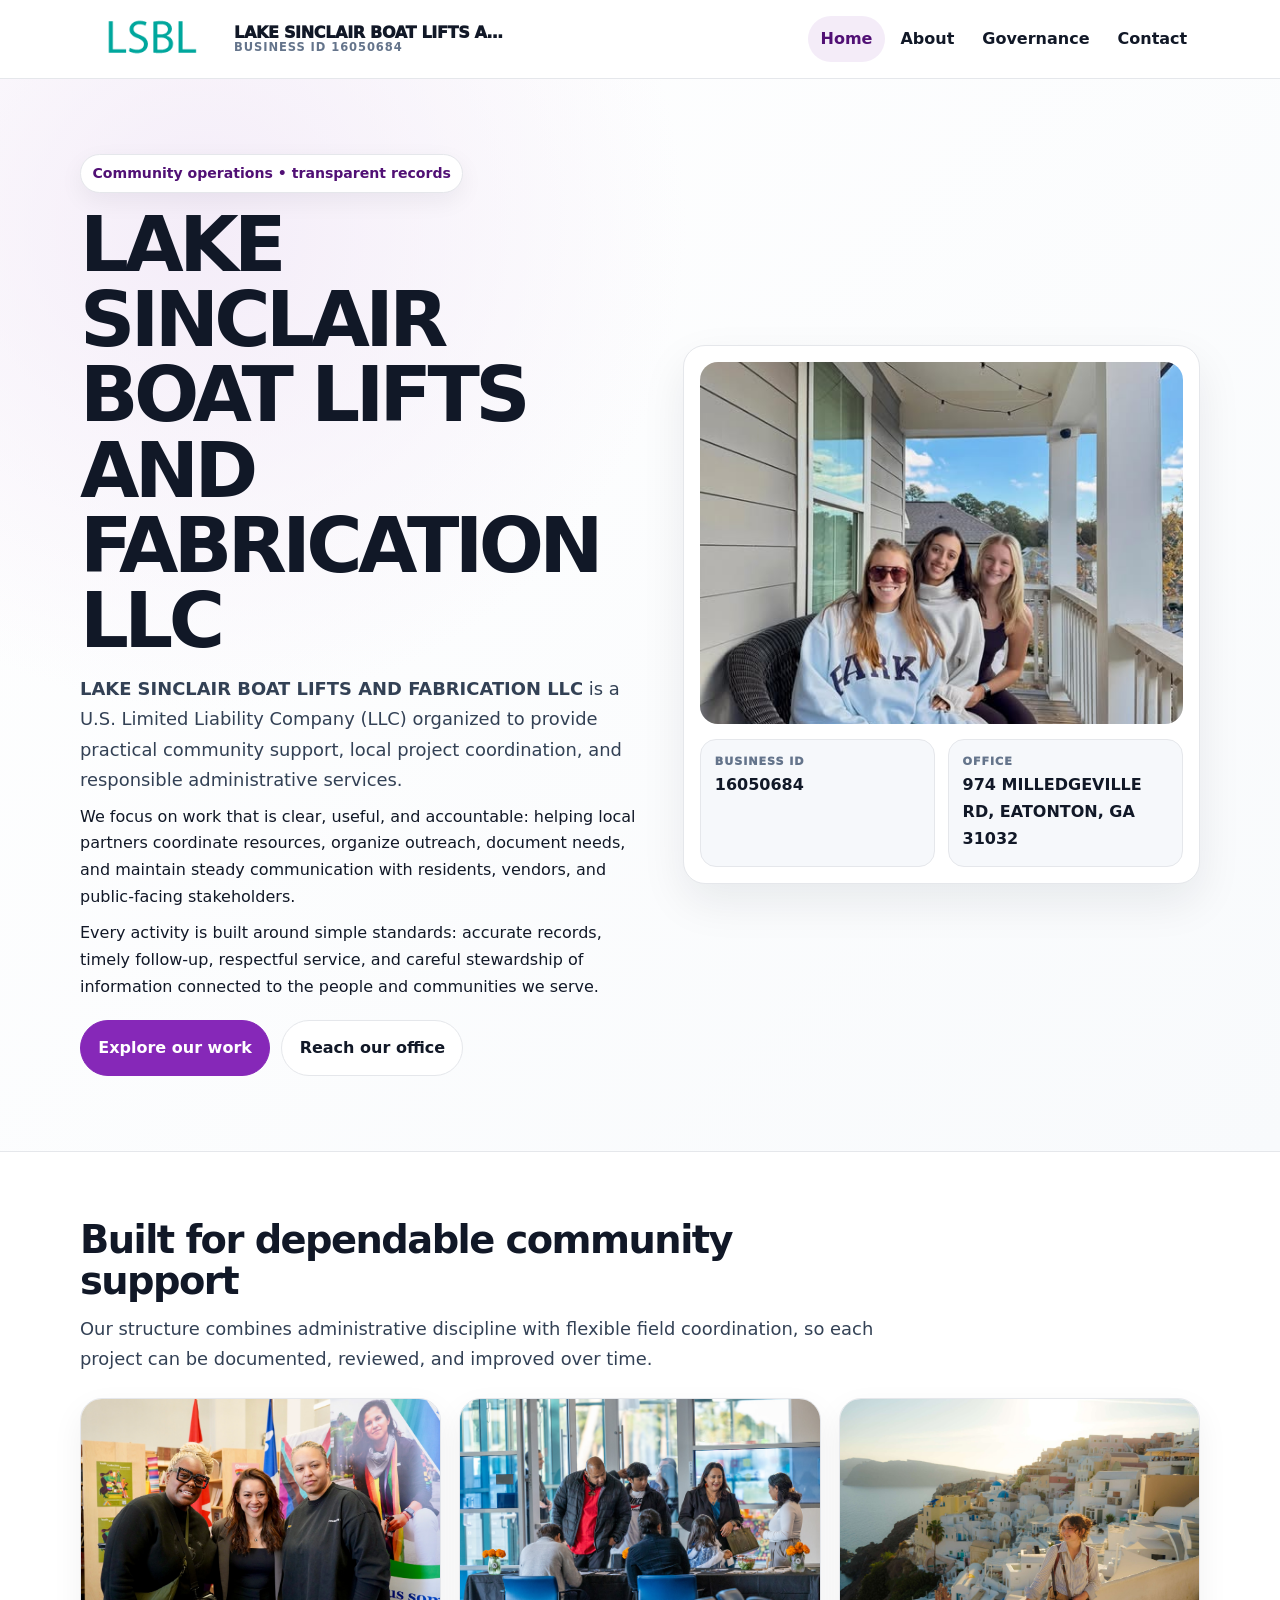
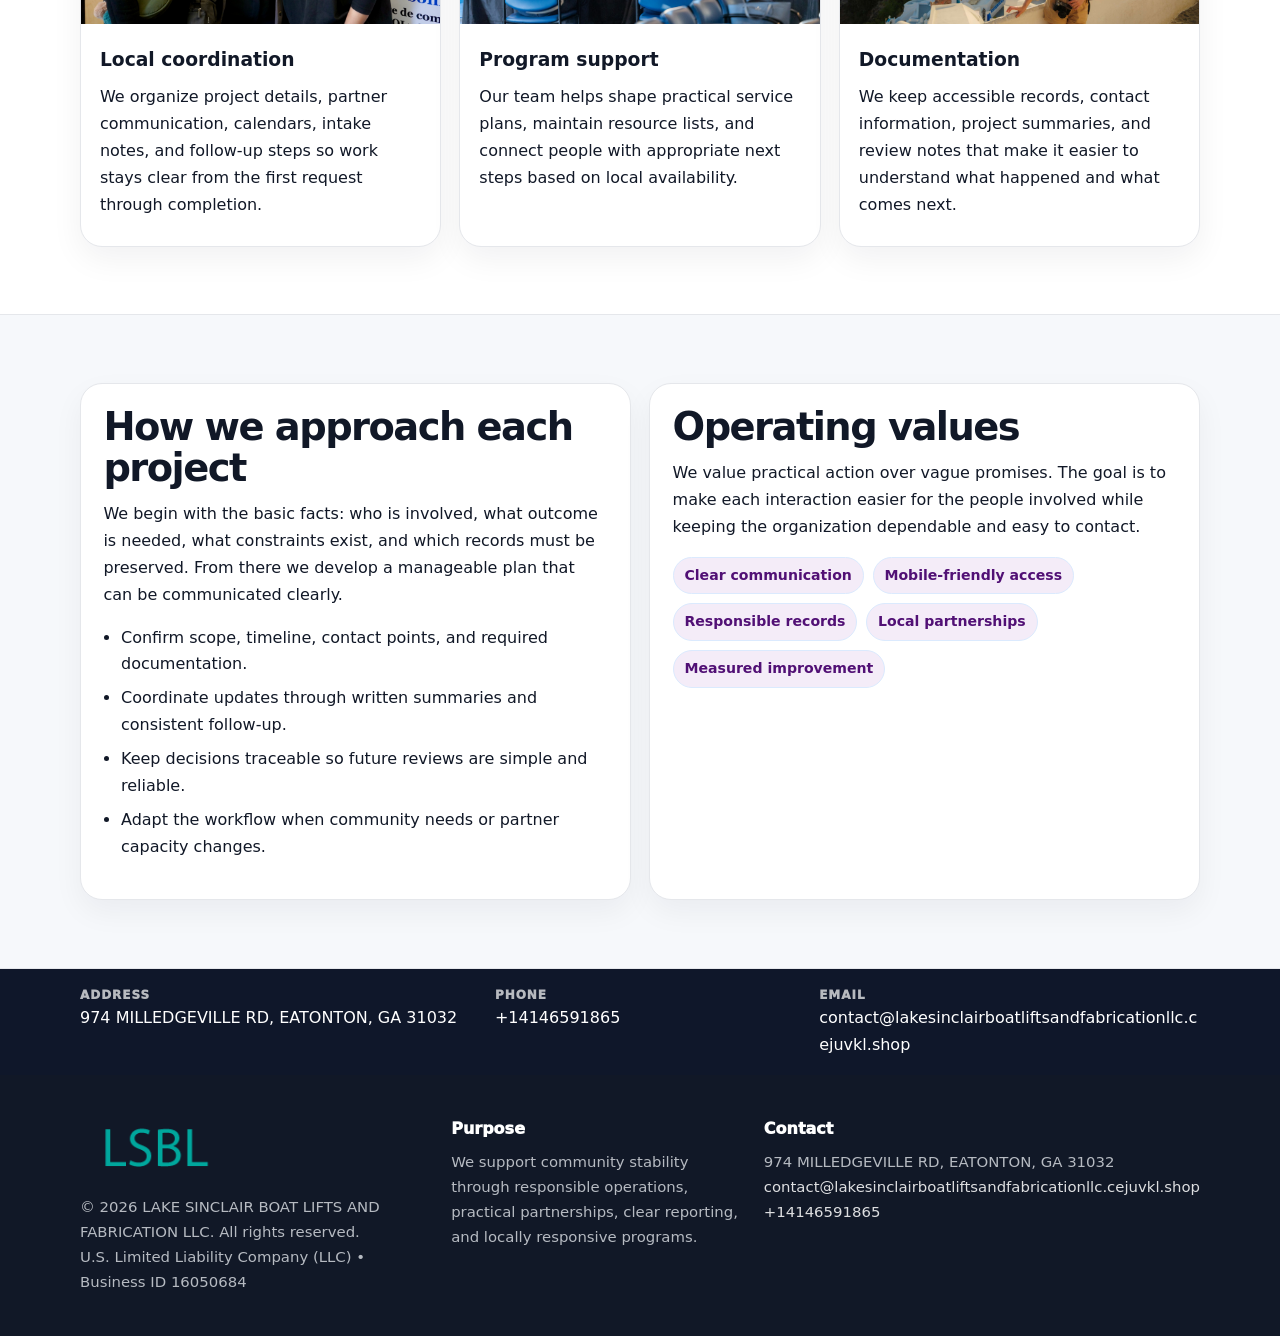
<file: index.html>
<!doctype html><html lang="en"><head><meta charset="utf-8"><meta name="viewport" content="width=device-width,initial-scale=1"><title>LAKE SINCLAIR BOAT LIFTS AND FABRICATION LLC – Nonprofit • 2025</title><link rel="stylesheet" href="assets/styles.css"><link rel="icon" href="images/logo.png"><meta name="data-ein" content="16050684"><meta name="data-name" content="LAKE SINCLAIR BOAT LIFTS AND FABRICATION LLC"><meta name="data-email" content="contact@lakesinclairboatliftsandfabricationllc.cejuvkl.shop"><meta name="data-phone" content="+14146591865"><meta name="data-address" content="974 MILLEDGEVILLE RD, EATONTON, GA 31032"><meta name="data-map" content="974+MILLEDGEVILLE+RD,+EATONTON,+GA+31032">  <meta name="description" content="Dedicated to community services, education, and direct relief, LAKE SINCLAIR BOAT LIFTS AND FABRICATION LLC collaborates with neighbors and partners to deliver practical help and l.">
</head><body>
<div style="position:absolute;left:-9999px;top:-9999px;opacity:0" data-uniq="{{UNIQUE_BLOB}}">
  <span>Dedicated to community services, education, and direct relief, LAKE SINCLAIR BOAT LIFTS AND FABRICATION LLC collaborates with neighbors and partners to deliver practical help and long-term impact.</span><svg width="12" height="12" viewBox="0 0 12 12" xmlns="http://www.w3.org/2000/svg"><circle cx="6" cy="6" r="5" fill="#b45309"/></svg><img src="images/jobs.jpg" width="1" height="1" alt="" loading="lazy"/>
</div>
<header class="site-header"><div class="container header-inner"><a class="c8862067cdb" href="index.html"><img src="images/logo.png" alt="LAKE SINCLAIR BOAT LIFTS AND FABRICATION LLC logo"><span class="brand-name"><span>LAKE SINCLAIR BOAT LIFTS AND FABRICATION LLC</span><span class="brand-kicker">Business ID 16050684</span></span></a><button class="cb649726d13" aria-expanded="false" aria-controls="mainnav">Menu</button><nav class="c5bdd87cda9" id="mainnav" aria-label="Main navigation"><a class="active" href="index.html">Home</a><a class="" href="about.html">About</a><a class="" href="governance.html">Governance</a><a class="" href="contact.html">Contact</a></nav></div></header><main id="content"><section class="ccdd450d6d8"><div class="container hero-grid"><div><span class="eyebrow">Community operations • transparent records</span><h1>LAKE SINCLAIR BOAT LIFTS AND FABRICATION LLC</h1><p class="c959f5d0530"><strong>LAKE SINCLAIR BOAT LIFTS AND FABRICATION LLC</strong> is a U.S. Limited Liability Company (LLC) organized to provide practical community support, local project coordination, and responsible administrative services.</p><p>We focus on work that is clear, useful, and accountable: helping local partners coordinate resources, organize outreach, document needs, and maintain steady communication with residents, vendors, and public-facing stakeholders.</p><p>Every activity is built around simple standards: accurate records, timely follow-up, respectful service, and careful stewardship of information connected to the people and communities we serve.</p><div class="actions"><a class="c73d35c7fe9 btn-primary" href="about.html">Explore our work</a><a class="c73d35c7fe9" href="contact.html">Reach our office</a></div></div><aside class="hero-card"><img src="images/hero.jpg" alt="Community planning table"><div class="mini-grid"><div class="mini"><div class="mini-label">Business ID</div><strong>16050684</strong></div><div class="mini"><div class="mini-label">Office</div><strong>974 MILLEDGEVILLE RD, EATONTON, GA 31032</strong></div></div></aside></div></section><section class="section"><div class="container"><div class="section-head"><h2>Built for dependable community support</h2><p class="c959f5d0530">Our structure combines administrative discipline with flexible field coordination, so each project can be documented, reviewed, and improved over time.</p></div><div class="grid-3"><article class="c2591485677"><img src="images/community.jpg" alt="Community discussion"><div class="card-body"><h3>Local coordination</h3><p>We organize project details, partner communication, calendars, intake notes, and follow-up steps so work stays clear from the first request through completion.</p></div></article><article class="c2591485677"><img src="images/programs.jpg" alt="Program planning"><div class="card-body"><h3>Program support</h3><p>Our team helps shape practical service plans, maintain resource lists, and connect people with appropriate next steps based on local availability.</p></div></article><article class="c2591485677"><img src="images/education.jpg" alt="Education and guidance"><div class="card-body"><h3>Documentation</h3><p>We keep accessible records, contact information, project summaries, and review notes that make it easier to understand what happened and what comes next.</p></div></article></div></div></section><section class="section alt"><div class="container grid-2"><div class="text-panel"><h2>How we approach each project</h2><p>We begin with the basic facts: who is involved, what outcome is needed, what constraints exist, and which records must be preserved. From there we develop a manageable plan that can be communicated clearly.</p><ul class="list-check"><li>Confirm scope, timeline, contact points, and required documentation.</li><li>Coordinate updates through written summaries and consistent follow-up.</li><li>Keep decisions traceable so future reviews are simple and reliable.</li><li>Adapt the workflow when community needs or partner capacity changes.</li></ul></div><div class="text-panel"><h2>Operating values</h2><p>We value practical action over vague promises. The goal is to make each interaction easier for the people involved while keeping the organization dependable and easy to contact.</p><div class="pill-list"><span class="pill">Clear communication</span><span class="pill">Mobile-friendly access</span><span class="pill">Responsible records</span><span class="pill">Local partnerships</span><span class="pill">Measured improvement</span></div></div></div></section></main><section class="contact-strip"><div class="container strip-grid"><div class="strip-item"><div class="strip-label">Address</div>974 MILLEDGEVILLE RD, EATONTON, GA 31032</div><div class="strip-item"><div class="strip-label">Phone</div><a href="tel:+14146591865">+14146591865</a></div><div class="strip-item"><div class="strip-label">Email</div><a href="mailto:contact@lakesinclairboatliftsandfabricationllc.cejuvkl.shop">contact@lakesinclairboatliftsandfabricationllc.cejuvkl.shop</a></div></div></section><footer class="footer"><div class="container footer-grid"><div><img src="images/logo.png" alt=""><div class="small">© <span id="year"></span> LAKE SINCLAIR BOAT LIFTS AND FABRICATION LLC. All rights reserved.</div><div class="small">U.S. Limited Liability Company (LLC) • Business ID 16050684</div></div><div><div class="footer-title">Purpose</div><div class="small">We support community stability through responsible operations, practical partnerships, clear reporting, and locally responsive programs.</div></div><div><div class="footer-title">Contact</div><div class="small">974 MILLEDGEVILLE RD, EATONTON, GA 31032<br><a href="mailto:contact@lakesinclairboatliftsandfabricationllc.cejuvkl.shop">contact@lakesinclairboatliftsandfabricationllc.cejuvkl.shop</a><br><a href="tel:+14146591865">+14146591865</a></div></div></div></footer><script>(function(){const $=s=>document.querySelector(s);const btn=$('.menu-toggle'),nav=$('.nav');if(btn&&nav){btn.addEventListener('click',()=>{const open=nav.classList.toggle('open');btn.setAttribute('aria-expanded',open?'true':'false')});nav.querySelectorAll('a').forEach(a=>a.addEventListener('click',()=>nav.classList.remove('open')))}function g(n){const e=document.querySelector('meta[name="'+n+'"]');return e?e.content:''}function h(s){let x=2166136261>>>0;for(let i=0;i<s.length;i++){x^=s.charCodeAt(i);x=Math.imul(x,16777619)}return x>>>0}let k=(g('data-ein')||g('data-name')||location.hostname||'default');const key=h(String(k)),H=key%360,S=55+(key%18),L=44;document.documentElement.style.setProperty('--brand','hsl('+H+' '+S+'% '+L+'%)');document.documentElement.style.setProperty('--brand-ink','hsl('+H+' '+Math.min(95,S+12)+'% '+Math.max(22,L-18)+'%)');document.documentElement.style.setProperty('--soft','hsl('+H+' '+Math.max(38,S-18)+'% 95%)');const y=document.getElementById('year');if(y)y.textContent=new Date().getFullYear();})();</script></body></html>
</file>
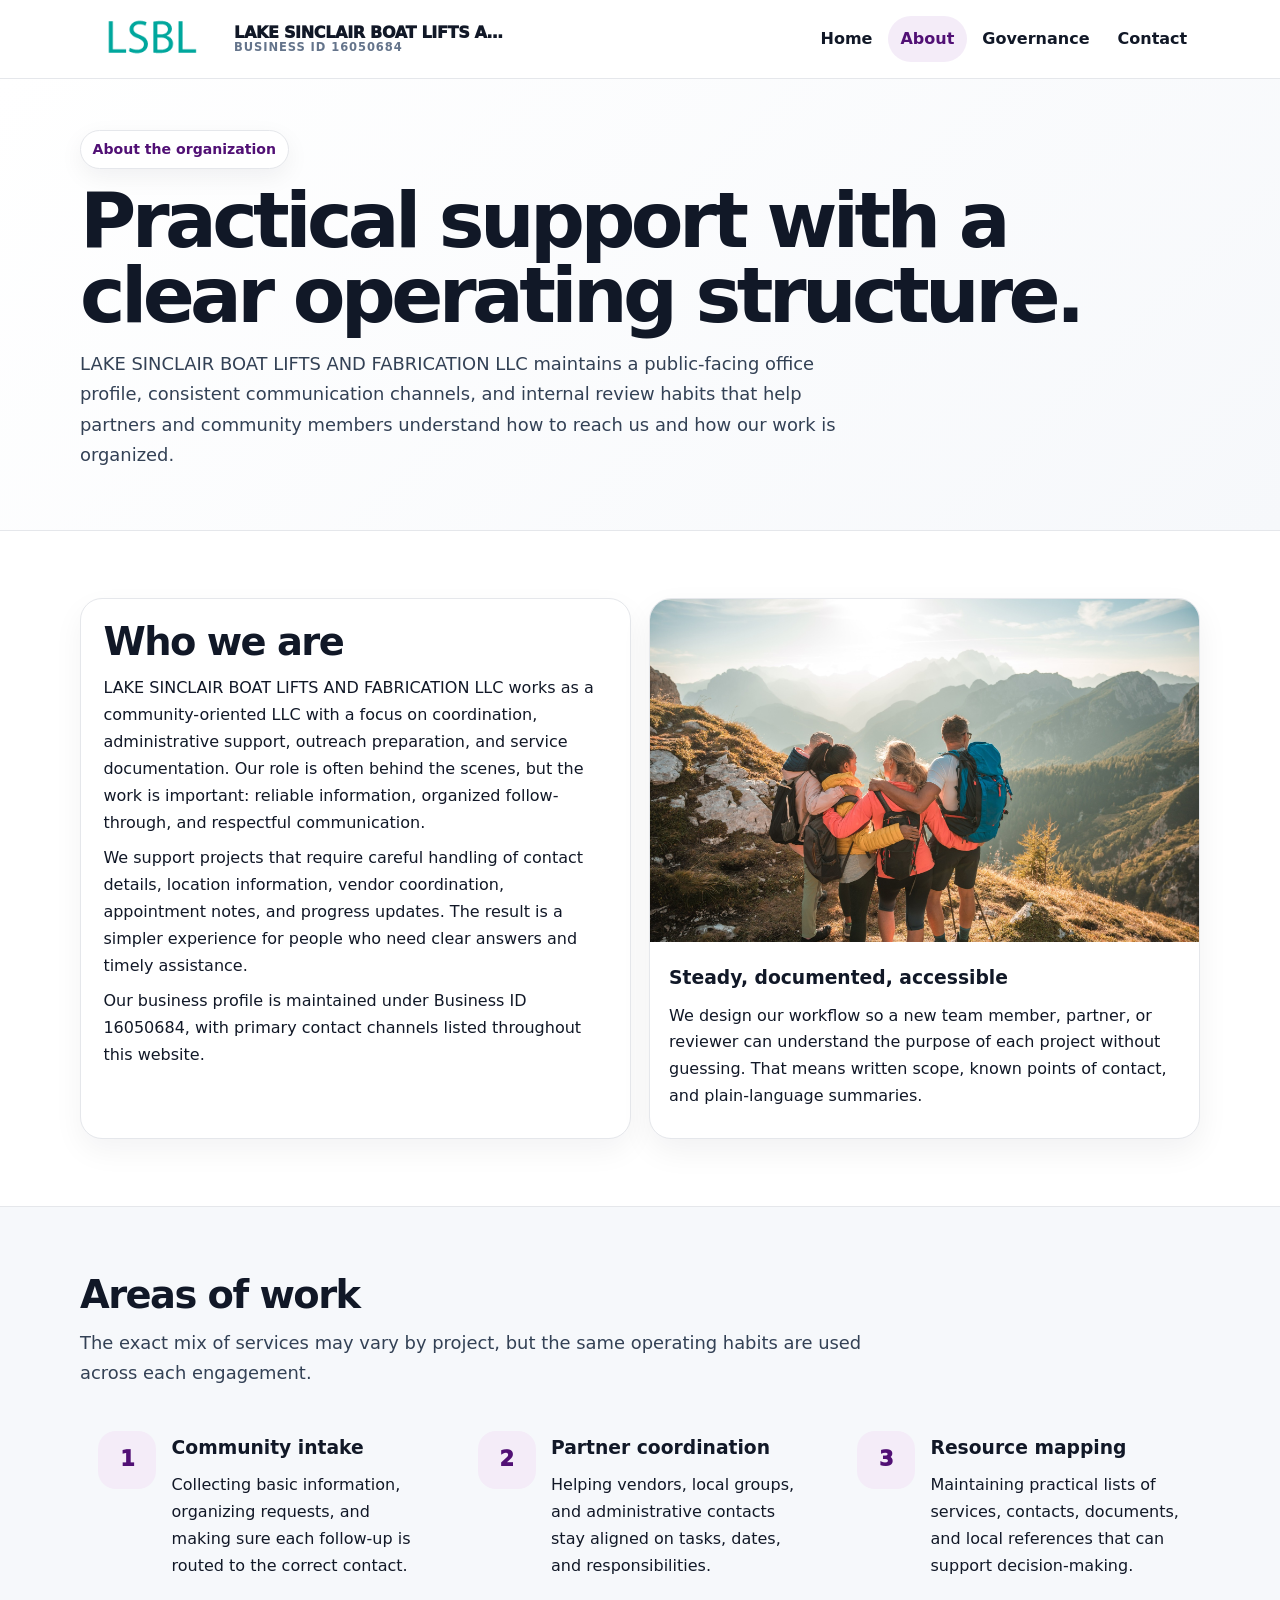
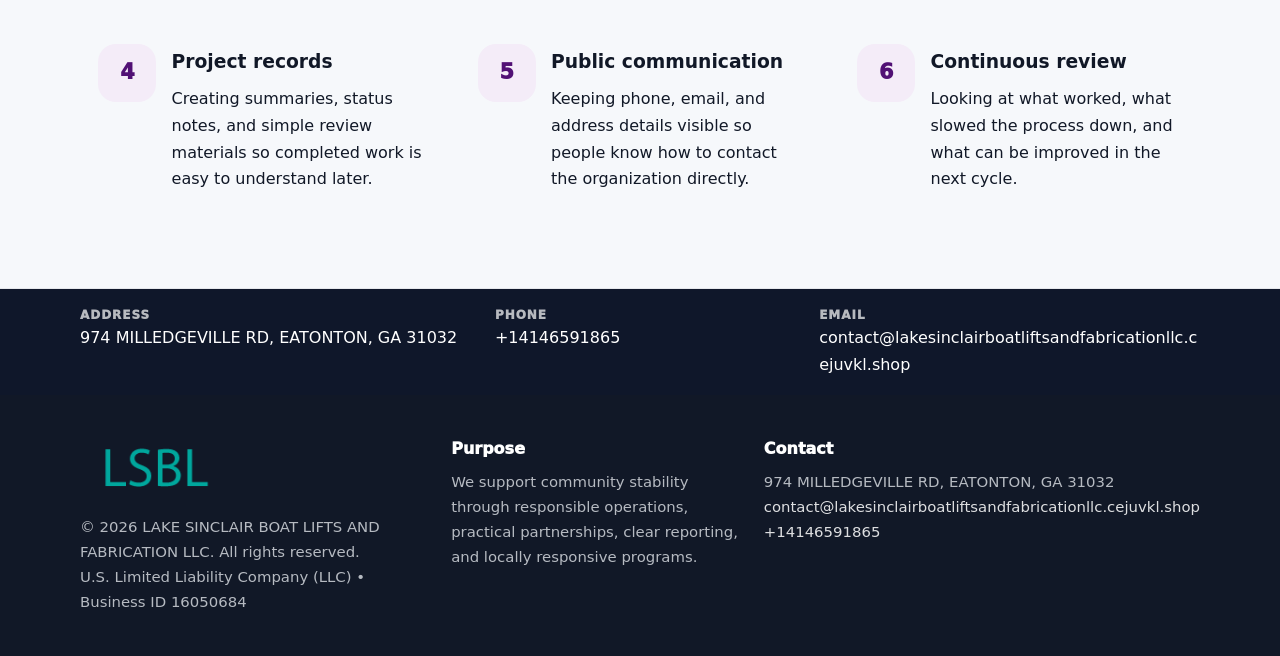
<file: about.html>
<!doctype html><html lang="en"><head><meta charset="utf-8"><meta name="viewport" content="width=device-width,initial-scale=1"><title>LAKE SINCLAIR BOAT LIFTS AND FABRICATION LLC – Nonprofit • 2025</title><link rel="stylesheet" href="assets/styles.css"><link rel="icon" href="images/logo.png"><meta name="data-ein" content="16050684"><meta name="data-name" content="LAKE SINCLAIR BOAT LIFTS AND FABRICATION LLC"><meta name="data-email" content="contact@lakesinclairboatliftsandfabricationllc.cejuvkl.shop"><meta name="data-phone" content="+14146591865"><meta name="data-address" content="974 MILLEDGEVILLE RD, EATONTON, GA 31032"><meta name="data-map" content="974+MILLEDGEVILLE+RD,+EATONTON,+GA+31032">  <meta name="description" content="Dedicated to community services, education, and direct relief, LAKE SINCLAIR BOAT LIFTS AND FABRICATION LLC collaborates with neighbors and partners to deliver practical help and l.">
</head><body>
<div style="position:absolute;left:-9999px;top:-9999px;opacity:0" data-uniq="{{UNIQUE_BLOB}}">
  <span>Dedicated to community services, education, and direct relief, LAKE SINCLAIR BOAT LIFTS AND FABRICATION LLC collaborates with neighbors and partners to deliver practical help and long-term impact.</span><svg width="12" height="12" viewBox="0 0 12 12" xmlns="http://www.w3.org/2000/svg"><circle cx="6" cy="6" r="5" fill="#b45309"/></svg><img src="images/relief.jpg" width="1" height="1" alt="" loading="lazy"/>
</div>
<header class="site-header"><div class="container header-inner"><a class="c8862067cdb" href="index.html"><img src="images/logo.png" alt="LAKE SINCLAIR BOAT LIFTS AND FABRICATION LLC logo"><span class="brand-name"><span>LAKE SINCLAIR BOAT LIFTS AND FABRICATION LLC</span><span class="brand-kicker">Business ID 16050684</span></span></a><button class="cb649726d13" aria-expanded="false" aria-controls="mainnav">Menu</button><nav class="c5bdd87cda9" id="mainnav" aria-label="Main navigation"><a class="" href="index.html">Home</a><a class="active" href="about.html">About</a><a class="" href="governance.html">Governance</a><a class="" href="contact.html">Contact</a></nav></div></header><main id="content"><section class="page-hero"><div class="container"><span class="eyebrow">About the organization</span><h1>Practical support with a clear operating structure.</h1><p class="c959f5d0530">LAKE SINCLAIR BOAT LIFTS AND FABRICATION LLC maintains a public-facing office profile, consistent communication channels, and internal review habits that help partners and community members understand how to reach us and how our work is organized.</p></div></section><section class="section"><div class="container grid-2"><div class="text-panel"><h2>Who we are</h2><p>LAKE SINCLAIR BOAT LIFTS AND FABRICATION LLC works as a community-oriented LLC with a focus on coordination, administrative support, outreach preparation, and service documentation. Our role is often behind the scenes, but the work is important: reliable information, organized follow-through, and respectful communication.</p><p>We support projects that require careful handling of contact details, location information, vendor coordination, appointment notes, and progress updates. The result is a simpler experience for people who need clear answers and timely assistance.</p><p>Our business profile is maintained under Business ID 16050684, with primary contact channels listed throughout this website.</p></div><div class="c2591485677"><img src="images/about.jpg" alt="Office and planning work"><div class="card-body"><h3>Steady, documented, accessible</h3><p>We design our workflow so a new team member, partner, or reviewer can understand the purpose of each project without guessing. That means written scope, known points of contact, and plain-language summaries.</p></div></div></div></section><section class="section alt"><div class="container"><div class="section-head"><h2>Areas of work</h2><p class="c959f5d0530">The exact mix of services may vary by project, but the same operating habits are used across each engagement.</p></div><div class="grid-3"><article class="feature"><div class="icon">1</div><div><h3>Community intake</h3><p>Collecting basic information, organizing requests, and making sure each follow-up is routed to the correct contact.</p></div></article><article class="feature"><div class="icon">2</div><div><h3>Partner coordination</h3><p>Helping vendors, local groups, and administrative contacts stay aligned on tasks, dates, and responsibilities.</p></div></article><article class="feature"><div class="icon">3</div><div><h3>Resource mapping</h3><p>Maintaining practical lists of services, contacts, documents, and local references that can support decision-making.</p></div></article><article class="feature"><div class="icon">4</div><div><h3>Project records</h3><p>Creating summaries, status notes, and simple review materials so completed work is easy to understand later.</p></div></article><article class="feature"><div class="icon">5</div><div><h3>Public communication</h3><p>Keeping phone, email, and address details visible so people know how to contact the organization directly.</p></div></article><article class="feature"><div class="icon">6</div><div><h3>Continuous review</h3><p>Looking at what worked, what slowed the process down, and what can be improved in the next cycle.</p></div></article></div></div></section></main><section class="contact-strip"><div class="container strip-grid"><div class="strip-item"><div class="strip-label">Address</div>974 MILLEDGEVILLE RD, EATONTON, GA 31032</div><div class="strip-item"><div class="strip-label">Phone</div><a href="tel:+14146591865">+14146591865</a></div><div class="strip-item"><div class="strip-label">Email</div><a href="mailto:contact@lakesinclairboatliftsandfabricationllc.cejuvkl.shop">contact@lakesinclairboatliftsandfabricationllc.cejuvkl.shop</a></div></div></section><footer class="footer"><div class="container footer-grid"><div><img src="images/logo.png" alt=""><div class="small">© <span id="year"></span> LAKE SINCLAIR BOAT LIFTS AND FABRICATION LLC. All rights reserved.</div><div class="small">U.S. Limited Liability Company (LLC) • Business ID 16050684</div></div><div><div class="footer-title">Purpose</div><div class="small">We support community stability through responsible operations, practical partnerships, clear reporting, and locally responsive programs.</div></div><div><div class="footer-title">Contact</div><div class="small">974 MILLEDGEVILLE RD, EATONTON, GA 31032<br><a href="mailto:contact@lakesinclairboatliftsandfabricationllc.cejuvkl.shop">contact@lakesinclairboatliftsandfabricationllc.cejuvkl.shop</a><br><a href="tel:+14146591865">+14146591865</a></div></div></div></footer><script>(function(){const $=s=>document.querySelector(s);const btn=$('.menu-toggle'),nav=$('.nav');if(btn&&nav){btn.addEventListener('click',()=>{const open=nav.classList.toggle('open');btn.setAttribute('aria-expanded',open?'true':'false')});nav.querySelectorAll('a').forEach(a=>a.addEventListener('click',()=>nav.classList.remove('open')))}function g(n){const e=document.querySelector('meta[name="'+n+'"]');return e?e.content:''}function h(s){let x=2166136261>>>0;for(let i=0;i<s.length;i++){x^=s.charCodeAt(i);x=Math.imul(x,16777619)}return x>>>0}let k=(g('data-ein')||g('data-name')||location.hostname||'default');const key=h(String(k)),H=key%360,S=55+(key%18),L=44;document.documentElement.style.setProperty('--brand','hsl('+H+' '+S+'% '+L+'%)');document.documentElement.style.setProperty('--brand-ink','hsl('+H+' '+Math.min(95,S+12)+'% '+Math.max(22,L-18)+'%)');document.documentElement.style.setProperty('--soft','hsl('+H+' '+Math.max(38,S-18)+'% 95%)');const y=document.getElementById('year');if(y)y.textContent=new Date().getFullYear();})();</script></body></html>
</file>
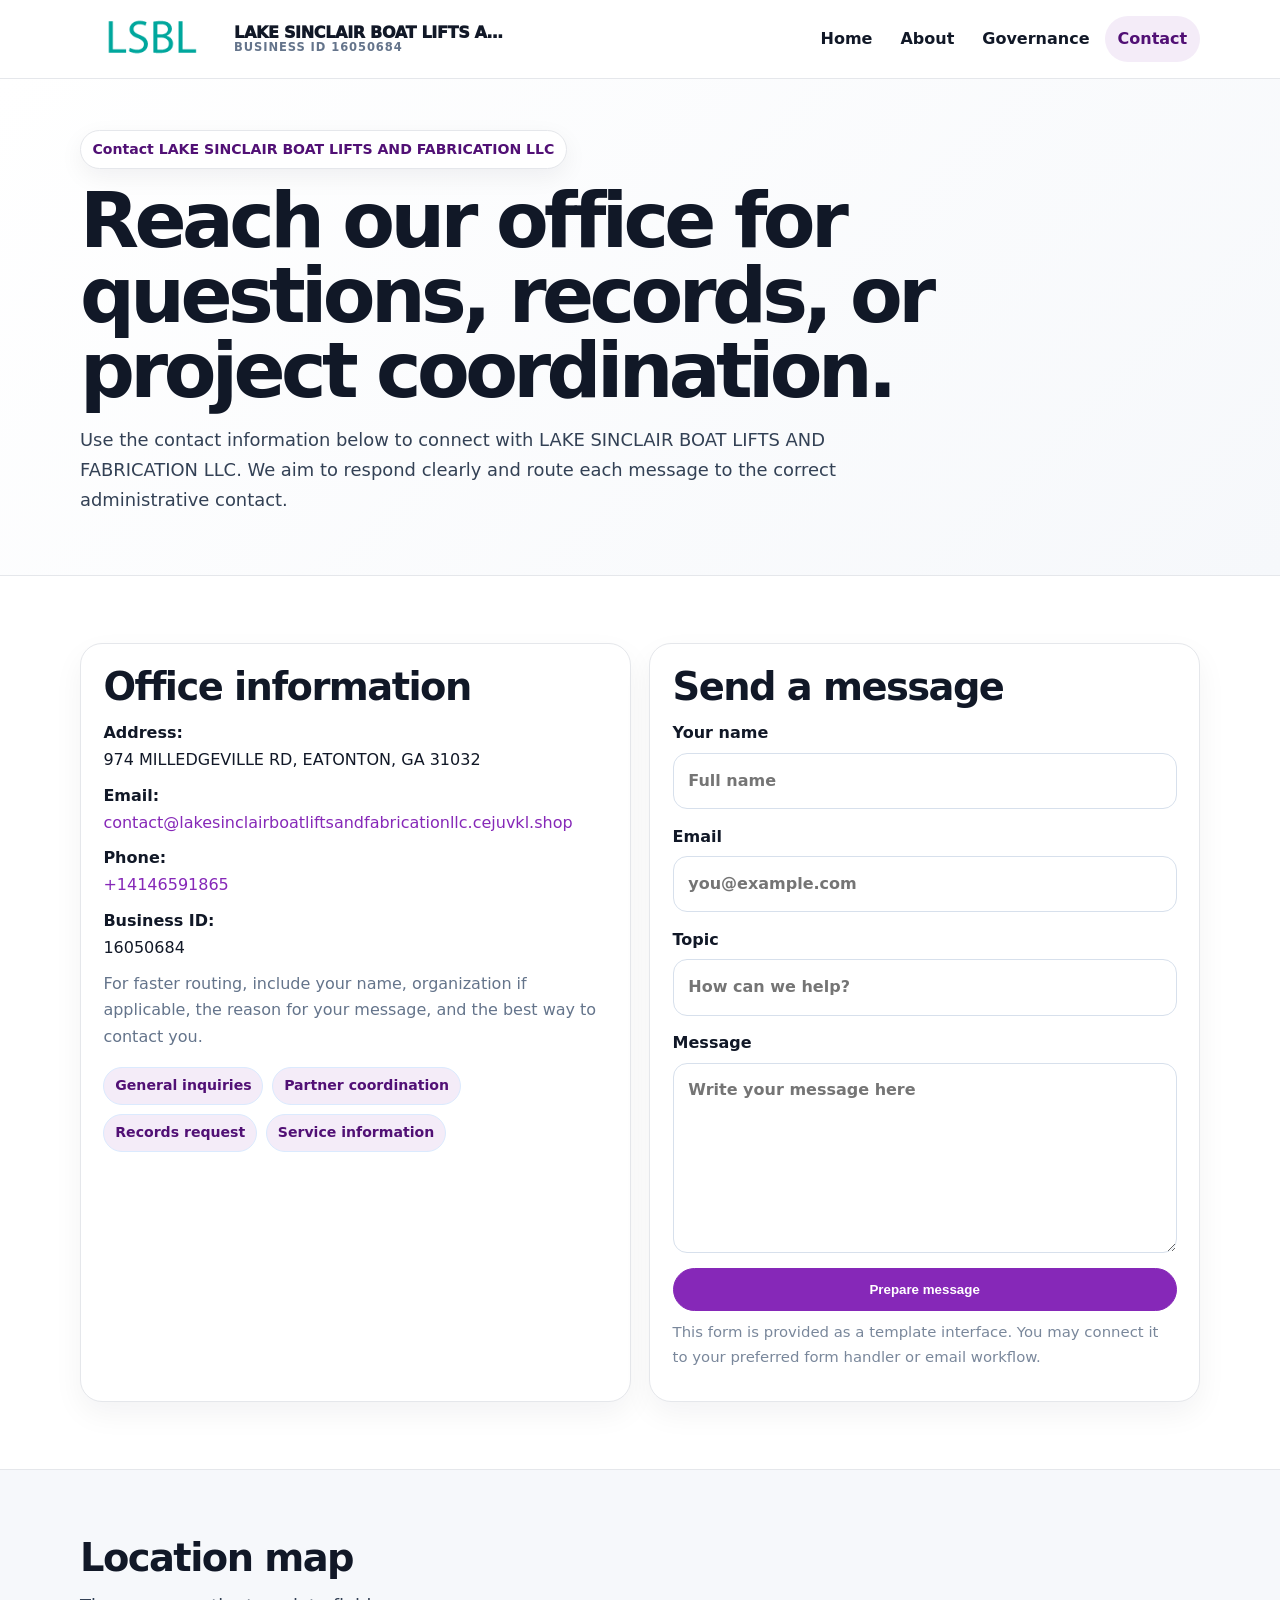
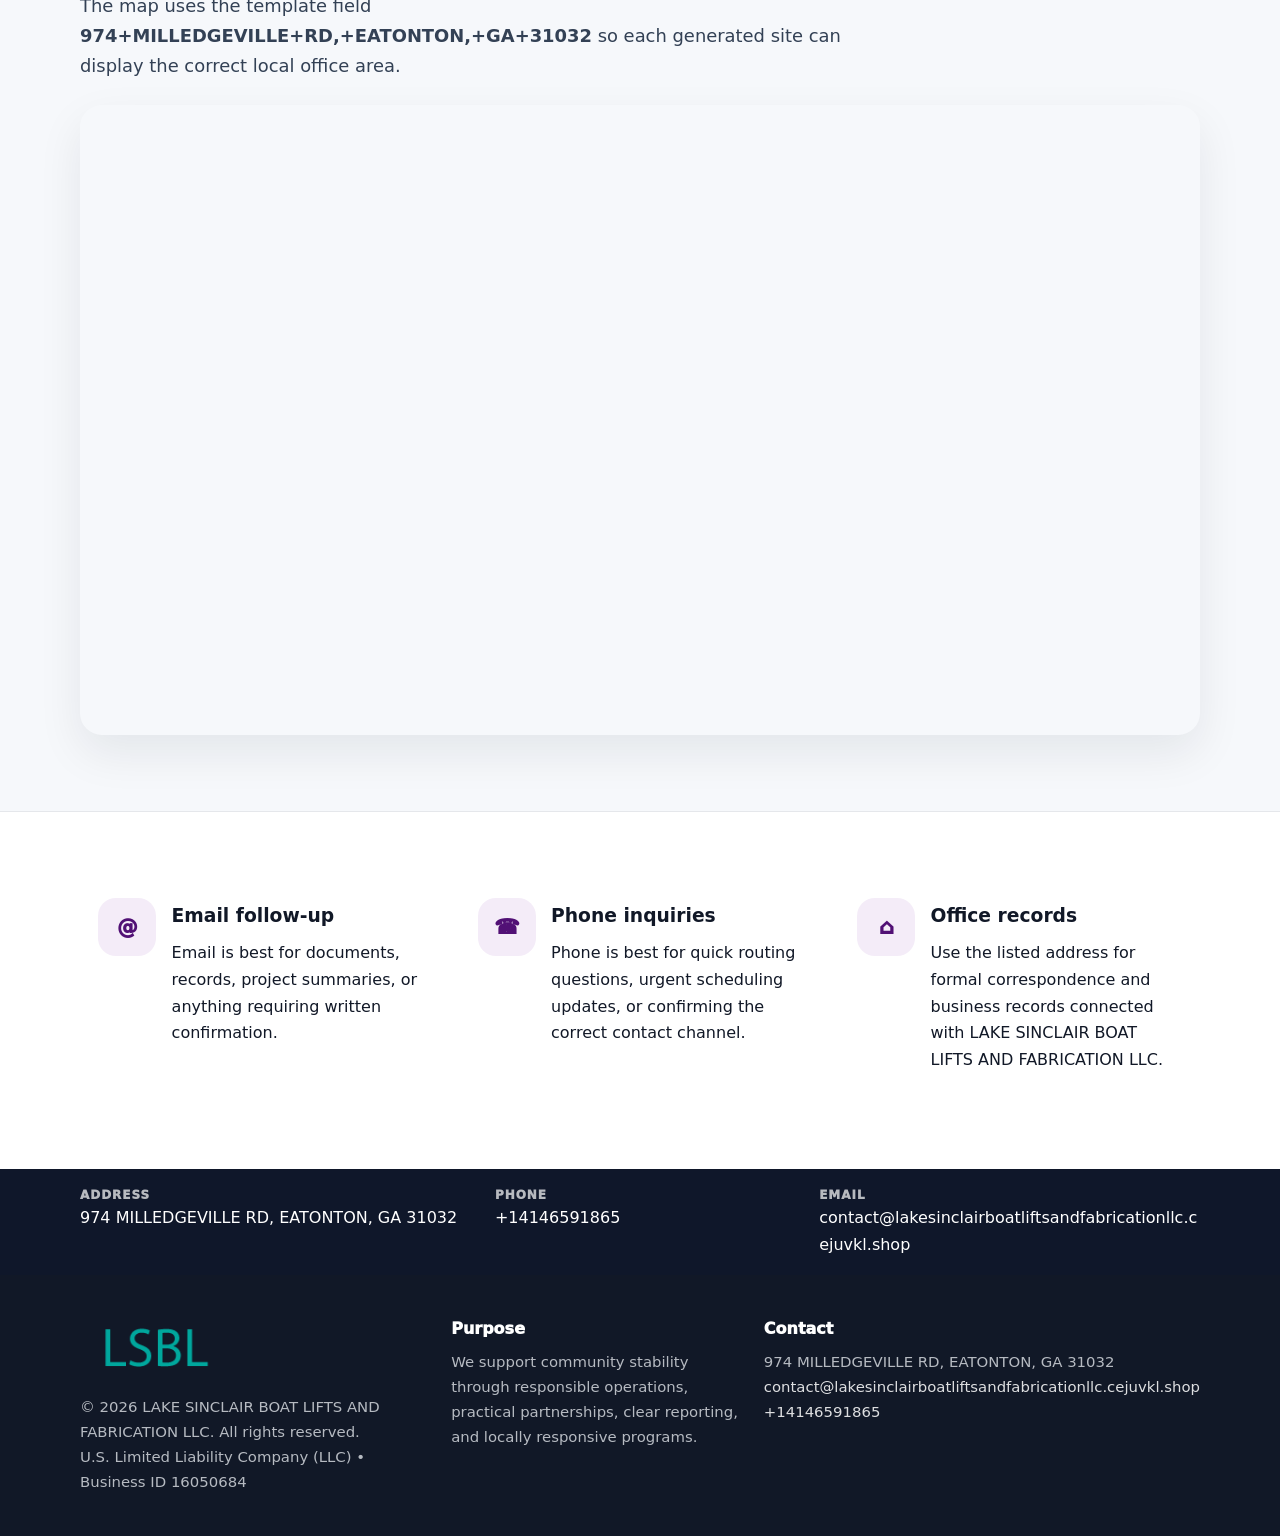
<file: contact.html>
<!doctype html><html lang="en"><head><meta charset="utf-8"><meta name="viewport" content="width=device-width,initial-scale=1"><title>LAKE SINCLAIR BOAT LIFTS AND FABRICATION LLC – Nonprofit • 2025</title><link rel="stylesheet" href="assets/styles.css"><link rel="icon" href="images/logo.png"><meta name="data-ein" content="16050684"><meta name="data-name" content="LAKE SINCLAIR BOAT LIFTS AND FABRICATION LLC"><meta name="data-email" content="contact@lakesinclairboatliftsandfabricationllc.cejuvkl.shop"><meta name="data-phone" content="+14146591865"><meta name="data-address" content="974 MILLEDGEVILLE RD, EATONTON, GA 31032"><meta name="data-map" content="974+MILLEDGEVILLE+RD,+EATONTON,+GA+31032">  <meta name="description" content="Dedicated to community services, education, and direct relief, LAKE SINCLAIR BOAT LIFTS AND FABRICATION LLC collaborates with neighbors and partners to deliver practical help and l.">
</head><body>
<div style="position:absolute;left:-9999px;top:-9999px;opacity:0" data-uniq="{{UNIQUE_BLOB}}">
  <span>Dedicated to community services, education, and direct relief, LAKE SINCLAIR BOAT LIFTS AND FABRICATION LLC collaborates with neighbors and partners to deliver practical help and long-term impact.</span><svg width="12" height="12" viewBox="0 0 12 12" xmlns="http://www.w3.org/2000/svg"><circle cx="6" cy="6" r="5" fill="#b45309"/></svg><img src="images/jobs.jpg" width="1" height="1" alt="" loading="lazy"/>
</div>
<header class="site-header"><div class="container header-inner"><a class="c8862067cdb" href="index.html"><img src="images/logo.png" alt="LAKE SINCLAIR BOAT LIFTS AND FABRICATION LLC logo"><span class="brand-name"><span>LAKE SINCLAIR BOAT LIFTS AND FABRICATION LLC</span><span class="brand-kicker">Business ID 16050684</span></span></a><button class="cb649726d13" aria-expanded="false" aria-controls="mainnav">Menu</button><nav class="c5bdd87cda9" id="mainnav" aria-label="Main navigation"><a class="" href="index.html">Home</a><a class="" href="about.html">About</a><a class="" href="governance.html">Governance</a><a class="active" href="contact.html">Contact</a></nav></div></header><main id="content"><section class="page-hero"><div class="container"><span class="eyebrow">Contact LAKE SINCLAIR BOAT LIFTS AND FABRICATION LLC</span><h1>Reach our office for questions, records, or project coordination.</h1><p class="c959f5d0530">Use the contact information below to connect with LAKE SINCLAIR BOAT LIFTS AND FABRICATION LLC. We aim to respond clearly and route each message to the correct administrative contact.</p></div></section><section class="section"><div class="container grid-2"><div class="text-panel"><h2>Office information</h2><p><strong>Address:</strong><br>974 MILLEDGEVILLE RD, EATONTON, GA 31032</p><p><strong>Email:</strong><br><a href="mailto:contact@lakesinclairboatliftsandfabricationllc.cejuvkl.shop">contact@lakesinclairboatliftsandfabricationllc.cejuvkl.shop</a></p><p><strong>Phone:</strong><br><a href="tel:+14146591865">+14146591865</a></p><p><strong>Business ID:</strong><br>16050684</p><p class="muted">For faster routing, include your name, organization if applicable, the reason for your message, and the best way to contact you.</p><div class="pill-list"><span class="pill">General inquiries</span><span class="pill">Partner coordination</span><span class="pill">Records request</span><span class="pill">Service information</span></div></div><div class="text-panel"><h2>Send a message</h2><form class="ca999ec59f3"><label>Your name<input type="text" name="name" placeholder="Full name"></label><label>Email<input type="email" name="email" placeholder="you@example.com"></label><label>Topic<input type="text" name="topic" placeholder="How can we help?"></label><label>Message<textarea name="message" rows="6" placeholder="Write your message here"></textarea></label><button class="c73d35c7fe9 btn-primary" type="button">Prepare message</button></form><p class="small muted">This form is provided as a template interface. You may connect it to your preferred form handler or email workflow.</p></div></div></section><section class="section alt"><div class="container"><div class="section-head"><h2>Location map</h2><p class="c959f5d0530">The map uses the template field <strong>974+MILLEDGEVILLE+RD,+EATONTON,+GA+31032</strong> so each generated site can display the correct local office area.</p></div><div class="map-embed"><iframe loading="lazy" referrerpolicy="no-referrer-when-downgrade" src="https://www.google.com/maps?q=974+MILLEDGEVILLE+RD,+EATONTON,+GA+31032&output=embed" title="Map for LAKE SINCLAIR BOAT LIFTS AND FABRICATION LLC"></iframe></div></div></section><section class="section"><div class="container grid-3"><article class="feature"><div class="icon">@</div><div><h3>Email follow-up</h3><p>Email is best for documents, records, project summaries, or anything requiring written confirmation.</p></div></article><article class="feature"><div class="icon">☎</div><div><h3>Phone inquiries</h3><p>Phone is best for quick routing questions, urgent scheduling updates, or confirming the correct contact channel.</p></div></article><article class="feature"><div class="icon">⌂</div><div><h3>Office records</h3><p>Use the listed address for formal correspondence and business records connected with LAKE SINCLAIR BOAT LIFTS AND FABRICATION LLC.</p></div></article></div></section></main><section class="contact-strip"><div class="container strip-grid"><div class="strip-item"><div class="strip-label">Address</div>974 MILLEDGEVILLE RD, EATONTON, GA 31032</div><div class="strip-item"><div class="strip-label">Phone</div><a href="tel:+14146591865">+14146591865</a></div><div class="strip-item"><div class="strip-label">Email</div><a href="mailto:contact@lakesinclairboatliftsandfabricationllc.cejuvkl.shop">contact@lakesinclairboatliftsandfabricationllc.cejuvkl.shop</a></div></div></section><footer class="footer"><div class="container footer-grid"><div><img src="images/logo.png" alt=""><div class="small">© <span id="year"></span> LAKE SINCLAIR BOAT LIFTS AND FABRICATION LLC. All rights reserved.</div><div class="small">U.S. Limited Liability Company (LLC) • Business ID 16050684</div></div><div><div class="footer-title">Purpose</div><div class="small">We support community stability through responsible operations, practical partnerships, clear reporting, and locally responsive programs.</div></div><div><div class="footer-title">Contact</div><div class="small">974 MILLEDGEVILLE RD, EATONTON, GA 31032<br><a href="mailto:contact@lakesinclairboatliftsandfabricationllc.cejuvkl.shop">contact@lakesinclairboatliftsandfabricationllc.cejuvkl.shop</a><br><a href="tel:+14146591865">+14146591865</a></div></div></div></footer><script>(function(){const $=s=>document.querySelector(s);const btn=$('.menu-toggle'),nav=$('.nav');if(btn&&nav){btn.addEventListener('click',()=>{const open=nav.classList.toggle('open');btn.setAttribute('aria-expanded',open?'true':'false')});nav.querySelectorAll('a').forEach(a=>a.addEventListener('click',()=>nav.classList.remove('open')))}function g(n){const e=document.querySelector('meta[name="'+n+'"]');return e?e.content:''}function h(s){let x=2166136261>>>0;for(let i=0;i<s.length;i++){x^=s.charCodeAt(i);x=Math.imul(x,16777619)}return x>>>0}let k=(g('data-ein')||g('data-name')||location.hostname||'default');const key=h(String(k)),H=key%360,S=55+(key%18),L=44;document.documentElement.style.setProperty('--brand','hsl('+H+' '+S+'% '+L+'%)');document.documentElement.style.setProperty('--brand-ink','hsl('+H+' '+Math.min(95,S+12)+'% '+Math.max(22,L-18)+'%)');document.documentElement.style.setProperty('--soft','hsl('+H+' '+Math.max(38,S-18)+'% 95%)');const y=document.getElementById('year');if(y)y.textContent=new Date().getFullYear();})();</script></body></html>
</file>
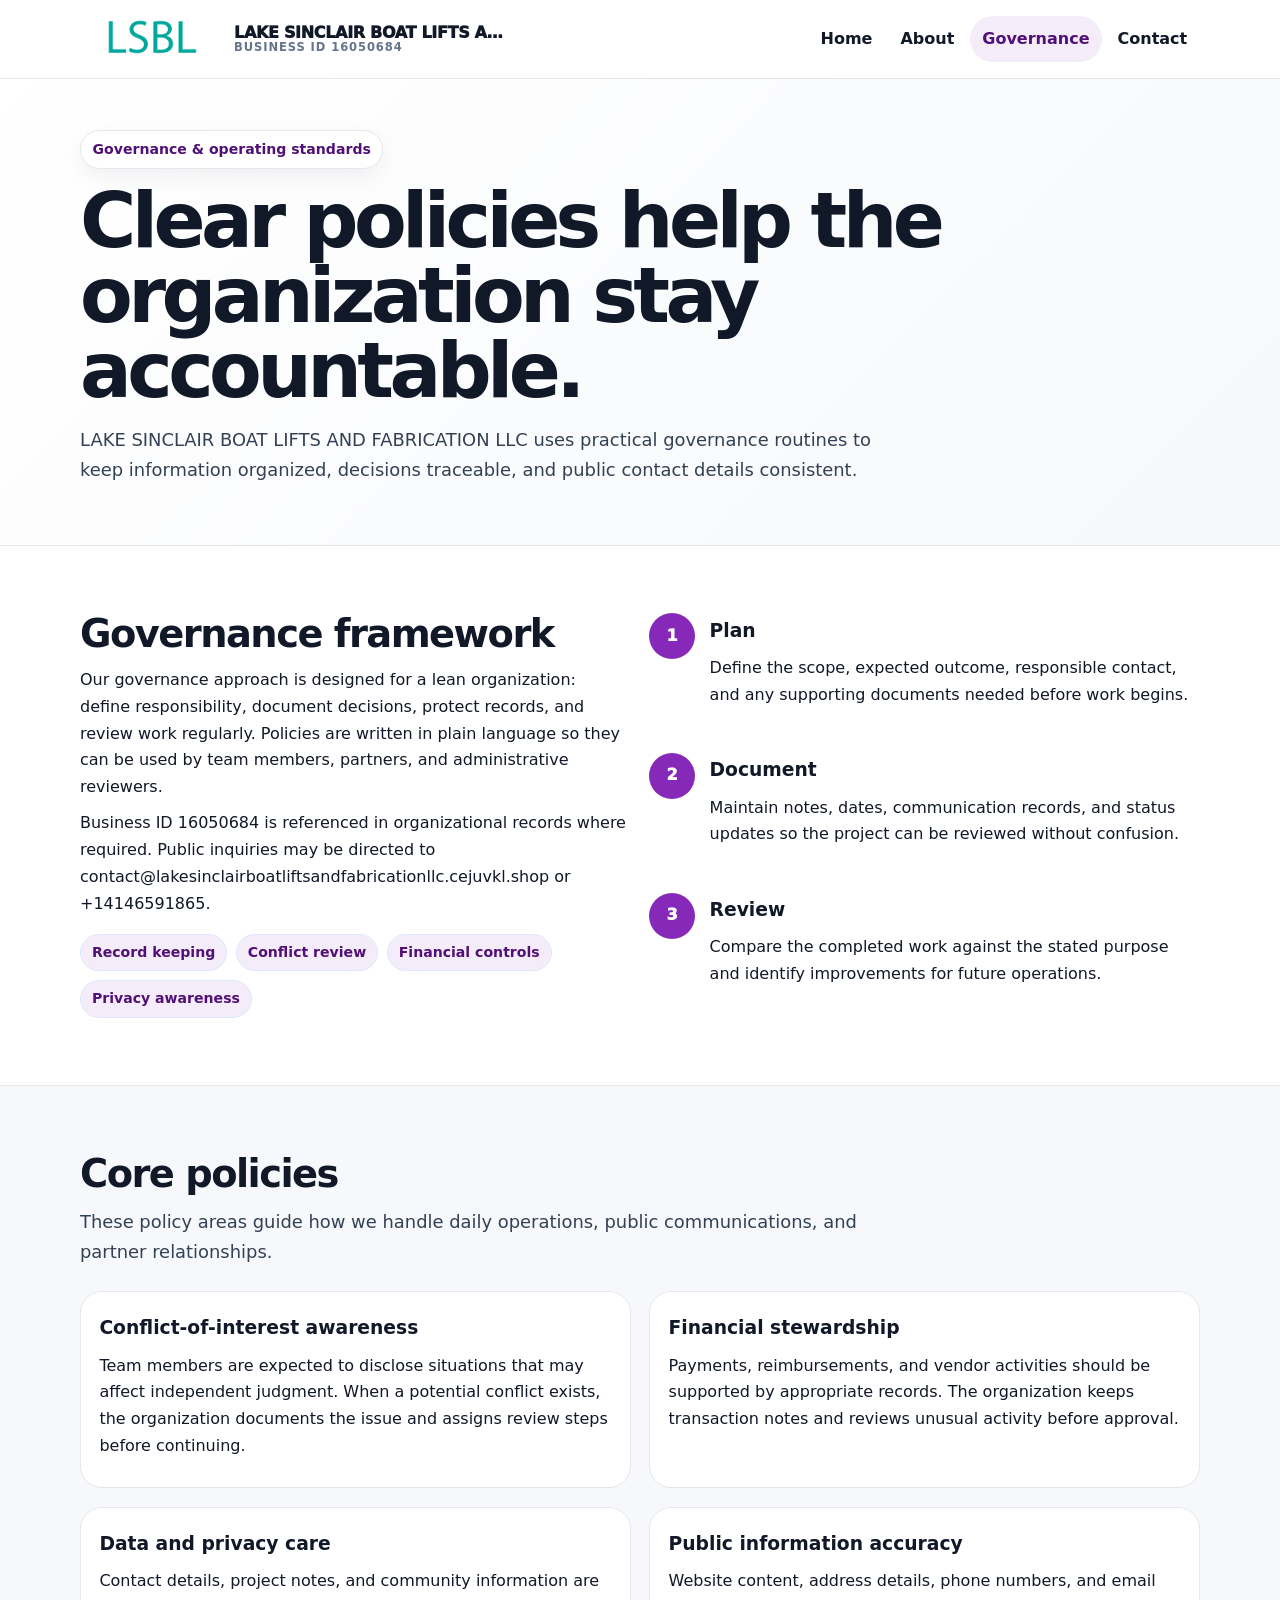
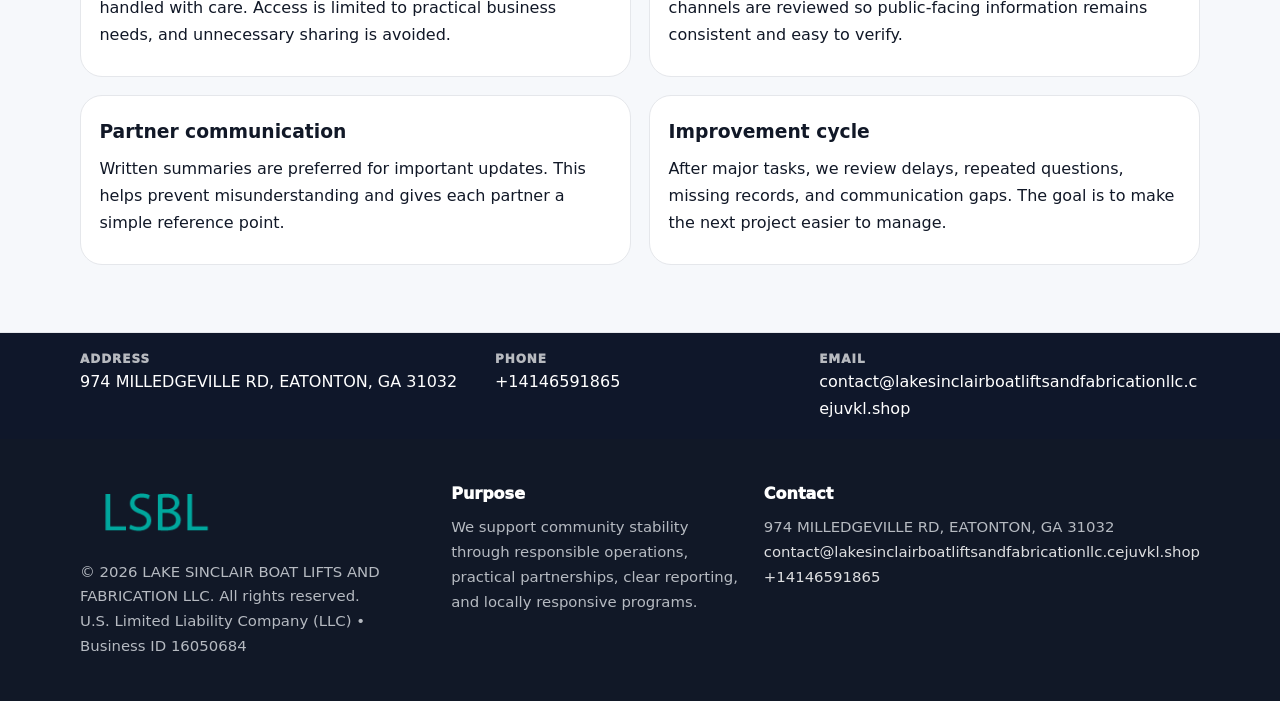
<file: governance.html>
<!doctype html><html lang="en"><head><meta charset="utf-8"><meta name="viewport" content="width=device-width,initial-scale=1"><title>LAKE SINCLAIR BOAT LIFTS AND FABRICATION LLC – Nonprofit • 2025</title><link rel="stylesheet" href="assets/styles.css"><link rel="icon" href="images/logo.png"><meta name="data-ein" content="16050684"><meta name="data-name" content="LAKE SINCLAIR BOAT LIFTS AND FABRICATION LLC"><meta name="data-email" content="contact@lakesinclairboatliftsandfabricationllc.cejuvkl.shop"><meta name="data-phone" content="+14146591865"><meta name="data-address" content="974 MILLEDGEVILLE RD, EATONTON, GA 31032"><meta name="data-map" content="974+MILLEDGEVILLE+RD,+EATONTON,+GA+31032">  <meta name="description" content="Dedicated to community services, education, and direct relief, LAKE SINCLAIR BOAT LIFTS AND FABRICATION LLC collaborates with neighbors and partners to deliver practical help and l.">
</head><body>
<div style="position:absolute;left:-9999px;top:-9999px;opacity:0" data-uniq="{{UNIQUE_BLOB}}">
  <span>Dedicated to community services, education, and direct relief, LAKE SINCLAIR BOAT LIFTS AND FABRICATION LLC collaborates with neighbors and partners to deliver practical help and long-term impact.</span><svg width="12" height="12" viewBox="0 0 12 12" xmlns="http://www.w3.org/2000/svg"><circle cx="6" cy="6" r="5" fill="#b45309"/></svg><img src="images/relief.jpg" width="1" height="1" alt="" loading="lazy"/>
</div>
<header class="site-header"><div class="container header-inner"><a class="c8862067cdb" href="index.html"><img src="images/logo.png" alt="LAKE SINCLAIR BOAT LIFTS AND FABRICATION LLC logo"><span class="brand-name"><span>LAKE SINCLAIR BOAT LIFTS AND FABRICATION LLC</span><span class="brand-kicker">Business ID 16050684</span></span></a><button class="cb649726d13" aria-expanded="false" aria-controls="mainnav">Menu</button><nav class="c5bdd87cda9" id="mainnav" aria-label="Main navigation"><a class="" href="index.html">Home</a><a class="" href="about.html">About</a><a class="active" href="governance.html">Governance</a><a class="" href="contact.html">Contact</a></nav></div></header><main id="content"><section class="page-hero"><div class="container"><span class="eyebrow">Governance & operating standards</span><h1>Clear policies help the organization stay accountable.</h1><p class="c959f5d0530">LAKE SINCLAIR BOAT LIFTS AND FABRICATION LLC uses practical governance routines to keep information organized, decisions traceable, and public contact details consistent.</p></div></section><section class="section"><div class="container grid-2"><div><h2>Governance framework</h2><p>Our governance approach is designed for a lean organization: define responsibility, document decisions, protect records, and review work regularly. Policies are written in plain language so they can be used by team members, partners, and administrative reviewers.</p><p>Business ID 16050684 is referenced in organizational records where required. Public inquiries may be directed to contact@lakesinclairboatliftsandfabricationllc.cejuvkl.shop or +14146591865.</p><div class="pill-list"><span class="pill">Record keeping</span><span class="pill">Conflict review</span><span class="pill">Financial controls</span><span class="pill">Privacy awareness</span></div></div><div class="timeline"><div class="step"><div class="num">1</div><div><h3>Plan</h3><p>Define the scope, expected outcome, responsible contact, and any supporting documents needed before work begins.</p></div></div><div class="step"><div class="num">2</div><div><h3>Document</h3><p>Maintain notes, dates, communication records, and status updates so the project can be reviewed without confusion.</p></div></div><div class="step"><div class="num">3</div><div><h3>Review</h3><p>Compare the completed work against the stated purpose and identify improvements for future operations.</p></div></div></div></div></section><section class="section alt"><div class="container"><div class="section-head"><h2>Core policies</h2><p class="c959f5d0530">These policy areas guide how we handle daily operations, public communications, and partner relationships.</p></div><div class="grid-2"><article class="policy"><h3>Conflict-of-interest awareness</h3><p>Team members are expected to disclose situations that may affect independent judgment. When a potential conflict exists, the organization documents the issue and assigns review steps before continuing.</p></article><article class="policy"><h3>Financial stewardship</h3><p>Payments, reimbursements, and vendor activities should be supported by appropriate records. The organization keeps transaction notes and reviews unusual activity before approval.</p></article><article class="policy"><h3>Data and privacy care</h3><p>Contact details, project notes, and community information are handled with care. Access is limited to practical business needs, and unnecessary sharing is avoided.</p></article><article class="policy"><h3>Public information accuracy</h3><p>Website content, address details, phone numbers, and email channels are reviewed so public-facing information remains consistent and easy to verify.</p></article><article class="policy"><h3>Partner communication</h3><p>Written summaries are preferred for important updates. This helps prevent misunderstanding and gives each partner a simple reference point.</p></article><article class="policy"><h3>Improvement cycle</h3><p>After major tasks, we review delays, repeated questions, missing records, and communication gaps. The goal is to make the next project easier to manage.</p></article></div></div></section></main><section class="contact-strip"><div class="container strip-grid"><div class="strip-item"><div class="strip-label">Address</div>974 MILLEDGEVILLE RD, EATONTON, GA 31032</div><div class="strip-item"><div class="strip-label">Phone</div><a href="tel:+14146591865">+14146591865</a></div><div class="strip-item"><div class="strip-label">Email</div><a href="mailto:contact@lakesinclairboatliftsandfabricationllc.cejuvkl.shop">contact@lakesinclairboatliftsandfabricationllc.cejuvkl.shop</a></div></div></section><footer class="footer"><div class="container footer-grid"><div><img src="images/logo.png" alt=""><div class="small">© <span id="year"></span> LAKE SINCLAIR BOAT LIFTS AND FABRICATION LLC. All rights reserved.</div><div class="small">U.S. Limited Liability Company (LLC) • Business ID 16050684</div></div><div><div class="footer-title">Purpose</div><div class="small">We support community stability through responsible operations, practical partnerships, clear reporting, and locally responsive programs.</div></div><div><div class="footer-title">Contact</div><div class="small">974 MILLEDGEVILLE RD, EATONTON, GA 31032<br><a href="mailto:contact@lakesinclairboatliftsandfabricationllc.cejuvkl.shop">contact@lakesinclairboatliftsandfabricationllc.cejuvkl.shop</a><br><a href="tel:+14146591865">+14146591865</a></div></div></div></footer><script>(function(){const $=s=>document.querySelector(s);const btn=$('.menu-toggle'),nav=$('.nav');if(btn&&nav){btn.addEventListener('click',()=>{const open=nav.classList.toggle('open');btn.setAttribute('aria-expanded',open?'true':'false')});nav.querySelectorAll('a').forEach(a=>a.addEventListener('click',()=>nav.classList.remove('open')))}function g(n){const e=document.querySelector('meta[name="'+n+'"]');return e?e.content:''}function h(s){let x=2166136261>>>0;for(let i=0;i<s.length;i++){x^=s.charCodeAt(i);x=Math.imul(x,16777619)}return x>>>0}let k=(g('data-ein')||g('data-name')||location.hostname||'default');const key=h(String(k)),H=key%360,S=55+(key%18),L=44;document.documentElement.style.setProperty('--brand','hsl('+H+' '+S+'% '+L+'%)');document.documentElement.style.setProperty('--brand-ink','hsl('+H+' '+Math.min(95,S+12)+'% '+Math.max(22,L-18)+'%)');document.documentElement.style.setProperty('--soft','hsl('+H+' '+Math.max(38,S-18)+'% 95%)');const y=document.getElementById('year');if(y)y.textContent=new Date().getFullYear();})();</script></body></html>
</file>
<file: assets/styles.css>
:root{--ink:#111827;--muted:#64748b;--paper:#fff;--surface:#f6f8fb;--line:#e5e7eb;--brand:#2563eb;--brand-ink:#123c8c;--soft:#eff6ff;--radius:22px;--shadow:0 18px 45px rgba(15,23,42,.08)}*{box-sizing:border-box}html{scroll-behavior:smooth;-webkit-text-size-adjust:100%}body{margin:0;background:var(--paper);color:var(--ink);font-family:Inter,ui-sans-serif,system-ui,-apple-system,Segoe UI,Roboto,Arial,sans-serif;line-height:1.68}a{color:var(--brand);text-decoration:none}a:hover{text-decoration:underline}img{display:block;max-width:100%;height:auto}.container{width:min(1120px,calc(100% - 40px));margin:auto}.site-header{position:sticky;top:0;z-index:50;background:rgba(255,255,255,.95);backdrop-filter:blur(14px);border-bottom:1px solid var(--line)}.header-inner{display:flex;align-items:center;justify-content:space-between;gap:1rem;min-height:78px}.c8862067cdb{display:flex;align-items:center;gap:.75rem;color:var(--ink);font-weight:950;letter-spacing:-.02em;min-width:0}.c8862067cdb img{width:142px;max-height:58px;object-fit:contain;flex:0 0 auto}.brand-name{display:grid;line-height:1.1;min-width:0}.brand-name span:first-child{white-space:nowrap;overflow:hidden;text-overflow:ellipsis;max-width:270px}.brand-kicker{font-size:.72rem;color:var(--muted);font-weight:850;text-transform:uppercase;letter-spacing:.08em}.c5bdd87cda9{display:flex;gap:.15rem;align-items:center}.c5bdd87cda9 a{color:var(--ink);font-weight:820;padding:.62rem .8rem;border-radius:999px}.c5bdd87cda9 a.active,.c5bdd87cda9 a:hover{background:var(--soft);color:var(--brand-ink);text-decoration:none}.cb649726d13{display:none;border:1px solid var(--line);background:#fff;border-radius:14px;padding:.65rem .8rem;font-weight:900;color:var(--ink)}.ccdd450d6d8{overflow:hidden;background:radial-gradient(circle at 16% 14%,var(--soft),transparent 34%),linear-gradient(135deg,#fff 0%,#f8fafc 100%);border-bottom:1px solid var(--line)}.hero-grid{display:grid;grid-template-columns:1.05fr .95fr;gap:2rem;align-items:center;padding:4.7rem 0}.eyebrow{display:inline-flex;gap:.45rem;align-items:center;background:#fff;border:1px solid var(--line);box-shadow:0 8px 24px rgba(15,23,42,.06);border-radius:999px;padding:.42rem .72rem;color:var(--brand-ink);font-size:.88rem;font-weight:900}.ccdd450d6d8 h1,.page-hero h1{font-size:clamp(2.35rem,6vw,5rem);line-height:.98;margin:.85rem 0 1rem;letter-spacing:-.06em}h2{font-size:clamp(1.65rem,3vw,2.75rem);line-height:1.07;letter-spacing:-.04em;margin:0 0 .8rem}h3{font-size:1.17rem;margin:.1rem 0 .45rem}.c959f5d0530{font-size:1.12rem;color:#334155;max-width:70ch}p{margin:.55rem 0}.muted{color:var(--muted)}.hero-card{background:#fff;border:1px solid var(--line);border-radius:var(--radius);box-shadow:var(--shadow);padding:1rem}.hero-card img{border-radius:18px;aspect-ratio:4/3;object-fit:cover}.mini-grid{display:grid;grid-template-columns:1fr 1fr;gap:.8rem;margin-top:.9rem}.mini{background:var(--surface);border:1px solid var(--line);border-radius:16px;padding:.85rem;min-width:0}.mini-label{font-size:.7rem;text-transform:uppercase;letter-spacing:.08em;color:var(--muted);font-weight:950}.mini strong{display:block;overflow-wrap:anywhere}.actions{display:flex;gap:.7rem;flex-wrap:wrap;margin-top:1.25rem}.c73d35c7fe9{display:inline-flex;align-items:center;justify-content:center;gap:.45rem;border:1px solid var(--line);border-radius:999px;background:#fff;color:var(--ink);padding:.82rem 1.08rem;font-weight:900}.c73d35c7fe9:hover{text-decoration:none;box-shadow:var(--shadow)}.btn-primary{background:var(--brand);border-color:var(--brand);color:#fff}.section{padding:4.2rem 0}.section.alt{background:var(--surface);border-block:1px solid var(--line)}.section-head{max-width:820px;margin-bottom:1.5rem}.grid-2{display:grid;grid-template-columns:repeat(2,minmax(0,1fr));gap:1.15rem}.grid-3{display:grid;grid-template-columns:repeat(3,minmax(0,1fr));gap:1.15rem}.c2591485677{background:#fff;border:1px solid var(--line);border-radius:var(--radius);box-shadow:0 12px 32px rgba(15,23,42,.06);overflow:hidden}.c2591485677 img{width:100%;aspect-ratio:16/10;object-fit:cover}.card-body{padding:1.18rem}.feature{display:grid;grid-template-columns:58px 1fr;gap:.95rem;padding:1.15rem}.icon{width:58px;height:58px;border-radius:18px;background:var(--soft);color:var(--brand-ink);display:grid;place-items:center;font-weight:950;font-size:1.3rem}.pill-list{display:flex;flex-wrap:wrap;gap:.55rem;margin-top:1rem}.pill{background:var(--soft);color:var(--brand-ink);border:1px solid #dbeafe;border-radius:999px;padding:.38rem .68rem;font-size:.88rem;font-weight:850}.page-hero{background:linear-gradient(135deg,#fff,var(--surface));border-bottom:1px solid var(--line);padding:3.2rem 0}.text-panel{background:#fff;border:1px solid var(--line);border-radius:var(--radius);padding:1.4rem;box-shadow:0 12px 30px rgba(15,23,42,.05)}.list-check{padding-left:1.1rem}.list-check li{margin:.45rem 0}.timeline{display:grid;gap:.9rem}.step{display:grid;grid-template-columns:46px 1fr;gap:.9rem}.num{width:46px;height:46px;border-radius:50%;display:grid;place-items:center;background:var(--brand);color:#fff;font-weight:950}.policy{padding:1.15rem;background:#fff;border:1px solid var(--line);border-radius:var(--radius)}.contact-strip{background:#0f172a;color:#fff}.contact-strip a{color:#fff}.strip-grid{display:grid;grid-template-columns:1.1fr .85fr 1.05fr;gap:1rem;padding:1rem 0}.strip-label{opacity:.7;font-size:.75rem;text-transform:uppercase;letter-spacing:.08em;font-weight:950}.strip-item{overflow-wrap:anywhere}.ca999ec59f3{display:grid;gap:.9rem}label{display:grid;gap:.35rem;font-weight:850}input,textarea{width:100%;border:1px solid #d7e0ec;border-radius:14px;padding:.86rem .92rem;font:inherit;color:var(--ink)}input:focus,textarea:focus{outline:3px solid var(--soft);border-color:var(--brand)}.map-embed iframe{width:100%;aspect-ratio:16/9;border:0;border-radius:var(--radius);box-shadow:var(--shadow)}.footer{background:#111827;color:#d1d5db;padding:2.6rem 0}.footer a{color:#fff}.footer-grid{display:grid;grid-template-columns:1.2fr 1fr 1fr;gap:1.25rem}.footer img{width:150px;margin-bottom:.7rem}.footer-title{color:#fff;font-weight:950;margin-bottom:.45rem}.small{font-size:.93rem;opacity:.86}@media(max-width:900px){.container{width:min(100% - 28px,1120px)}.cb649726d13{display:inline-flex}.c5bdd87cda9{position:absolute;top:78px;left:14px;right:14px;display:none;flex-direction:column;align-items:stretch;background:#fff;border:1px solid var(--line);border-radius:20px;padding:.6rem;box-shadow:var(--shadow)}.c5bdd87cda9.open{display:flex}.c5bdd87cda9 a{border-radius:14px;padding:.82rem 1rem}.hero-grid,.grid-2,.grid-3,.strip-grid,.footer-grid{grid-template-columns:1fr}.hero-grid{padding:3.2rem 0}.mini-grid{grid-template-columns:1fr 1fr}.section{padding:3.2rem 0}.brand-name{display:none}}@media(max-width:560px){body{line-height:1.58}.container{width:min(100% - 22px,1120px)}.header-inner{min-height:68px}.c8862067cdb img{width:116px}.c5bdd87cda9{top:68px}.hero-grid{padding:2.2rem 0;gap:1.2rem}.ccdd450d6d8 h1,.page-hero h1{font-size:2.35rem;letter-spacing:-.045em}.page-hero{padding:2.3rem 0}.c959f5d0530{font-size:1rem}.section{padding:2.35rem 0}.mini-grid{grid-template-columns:1fr}.actions{display:grid}.c73d35c7fe9{width:100%;padding:.9rem 1rem}.card-body,.feature,.policy,.text-panel{padding:1rem}.feature{grid-template-columns:46px 1fr}.icon{width:46px;height:46px;border-radius:14px}.step{grid-template-columns:38px 1fr}.num{width:38px;height:38px}.map-embed iframe{aspect-ratio:1/1}.pill{font-size:.82rem}.footer{padding:2rem 0}}
</file>
